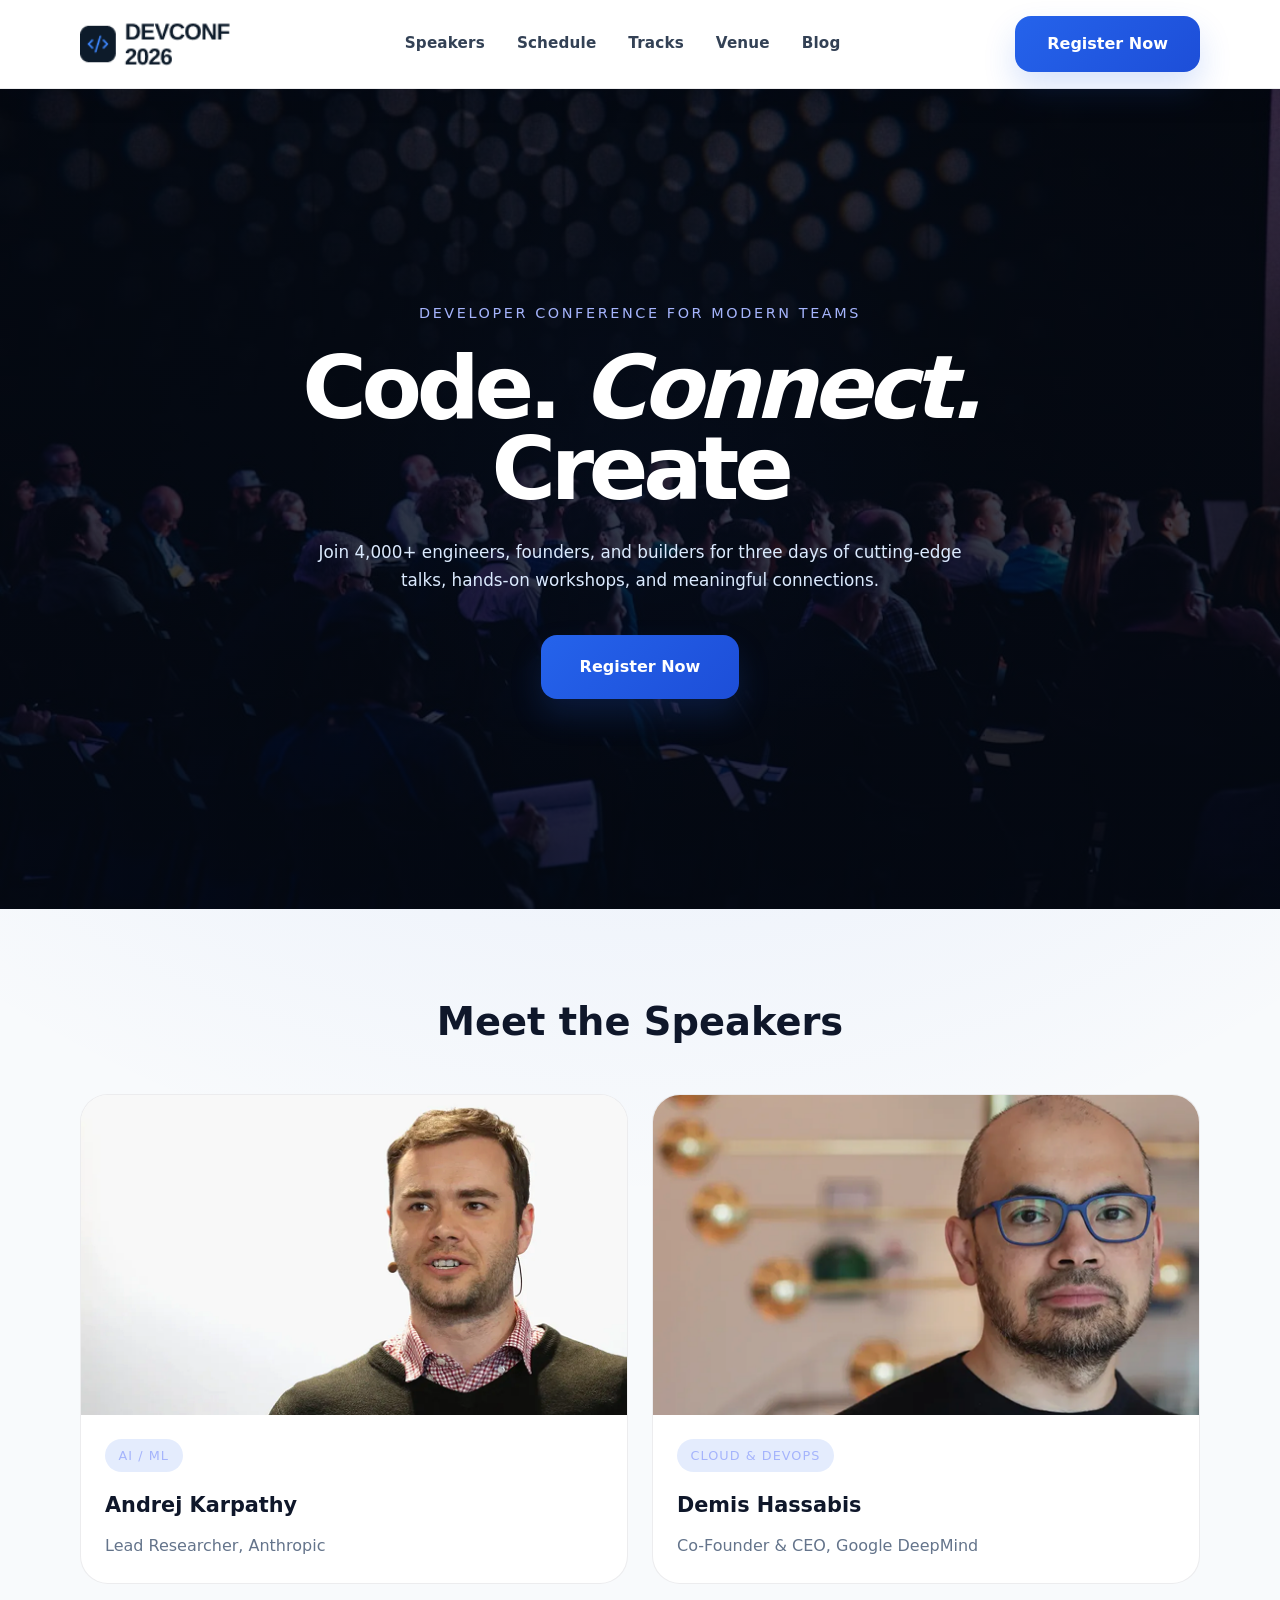
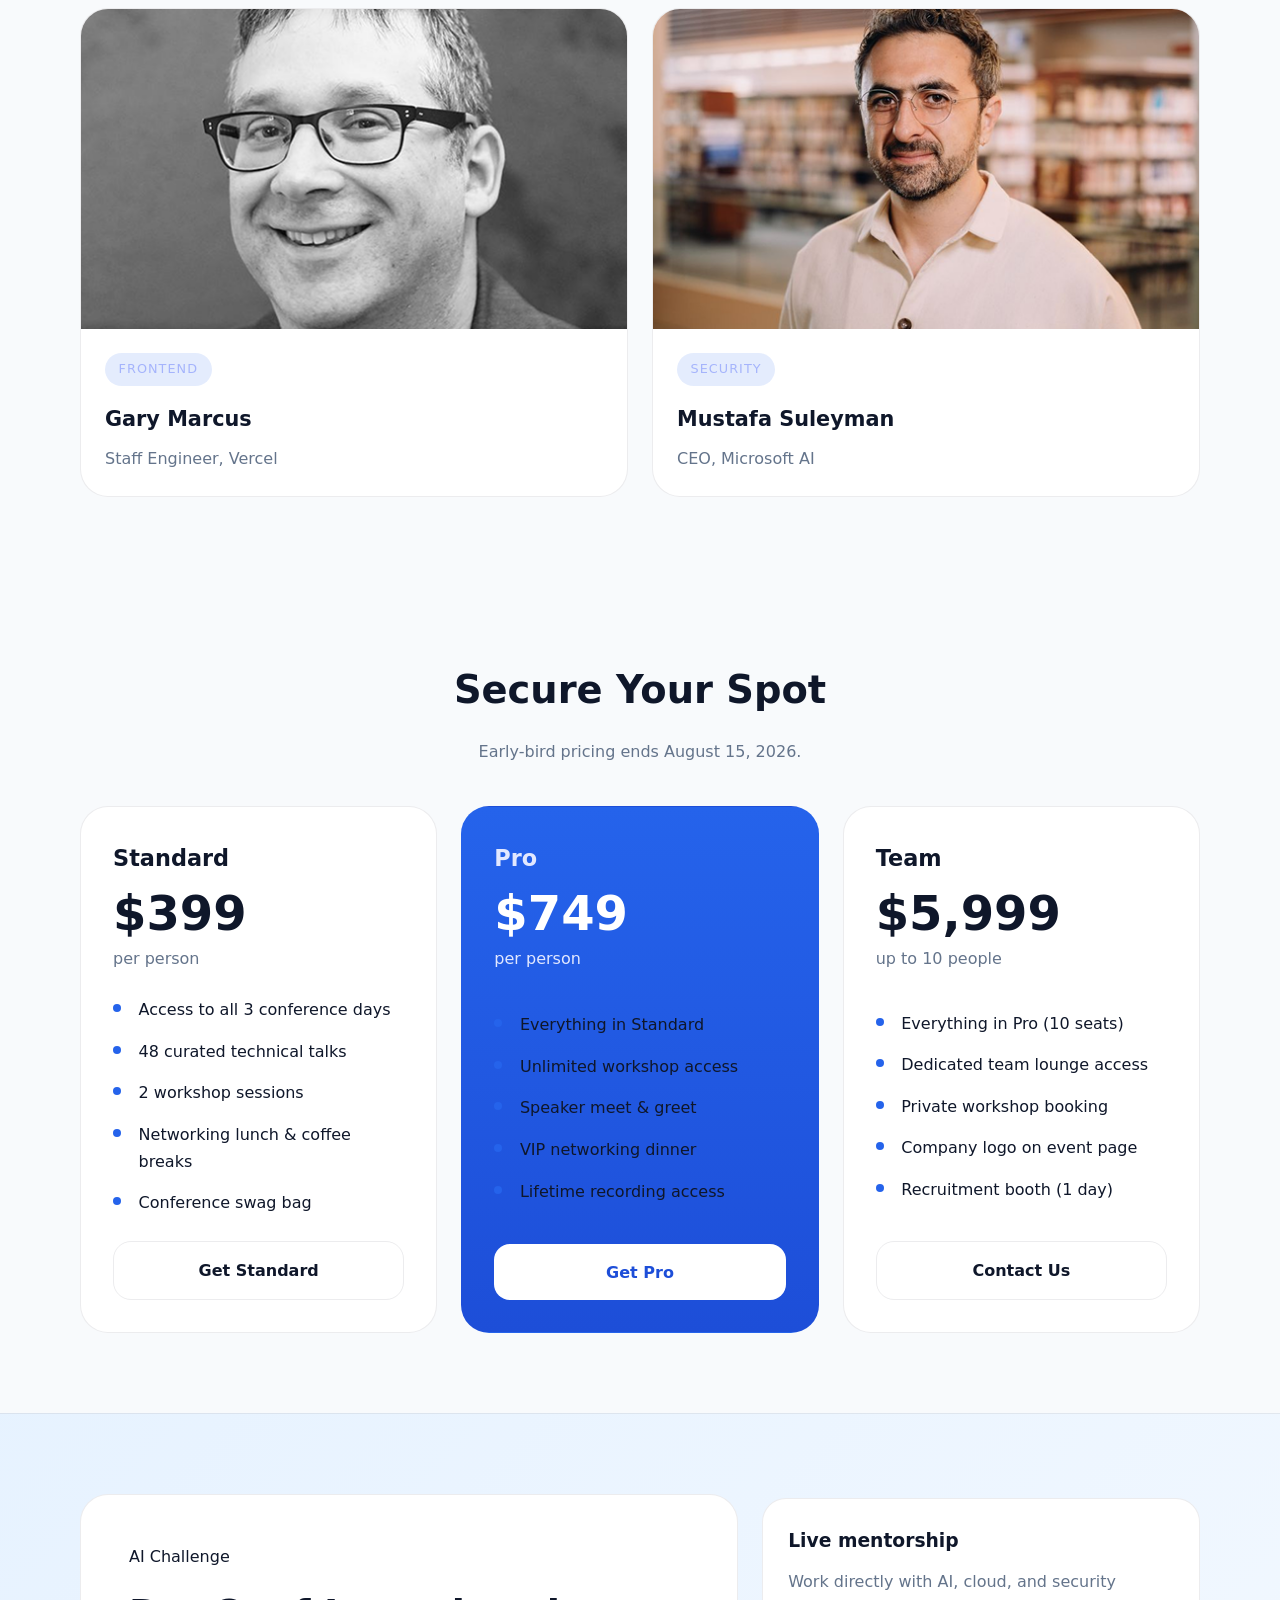
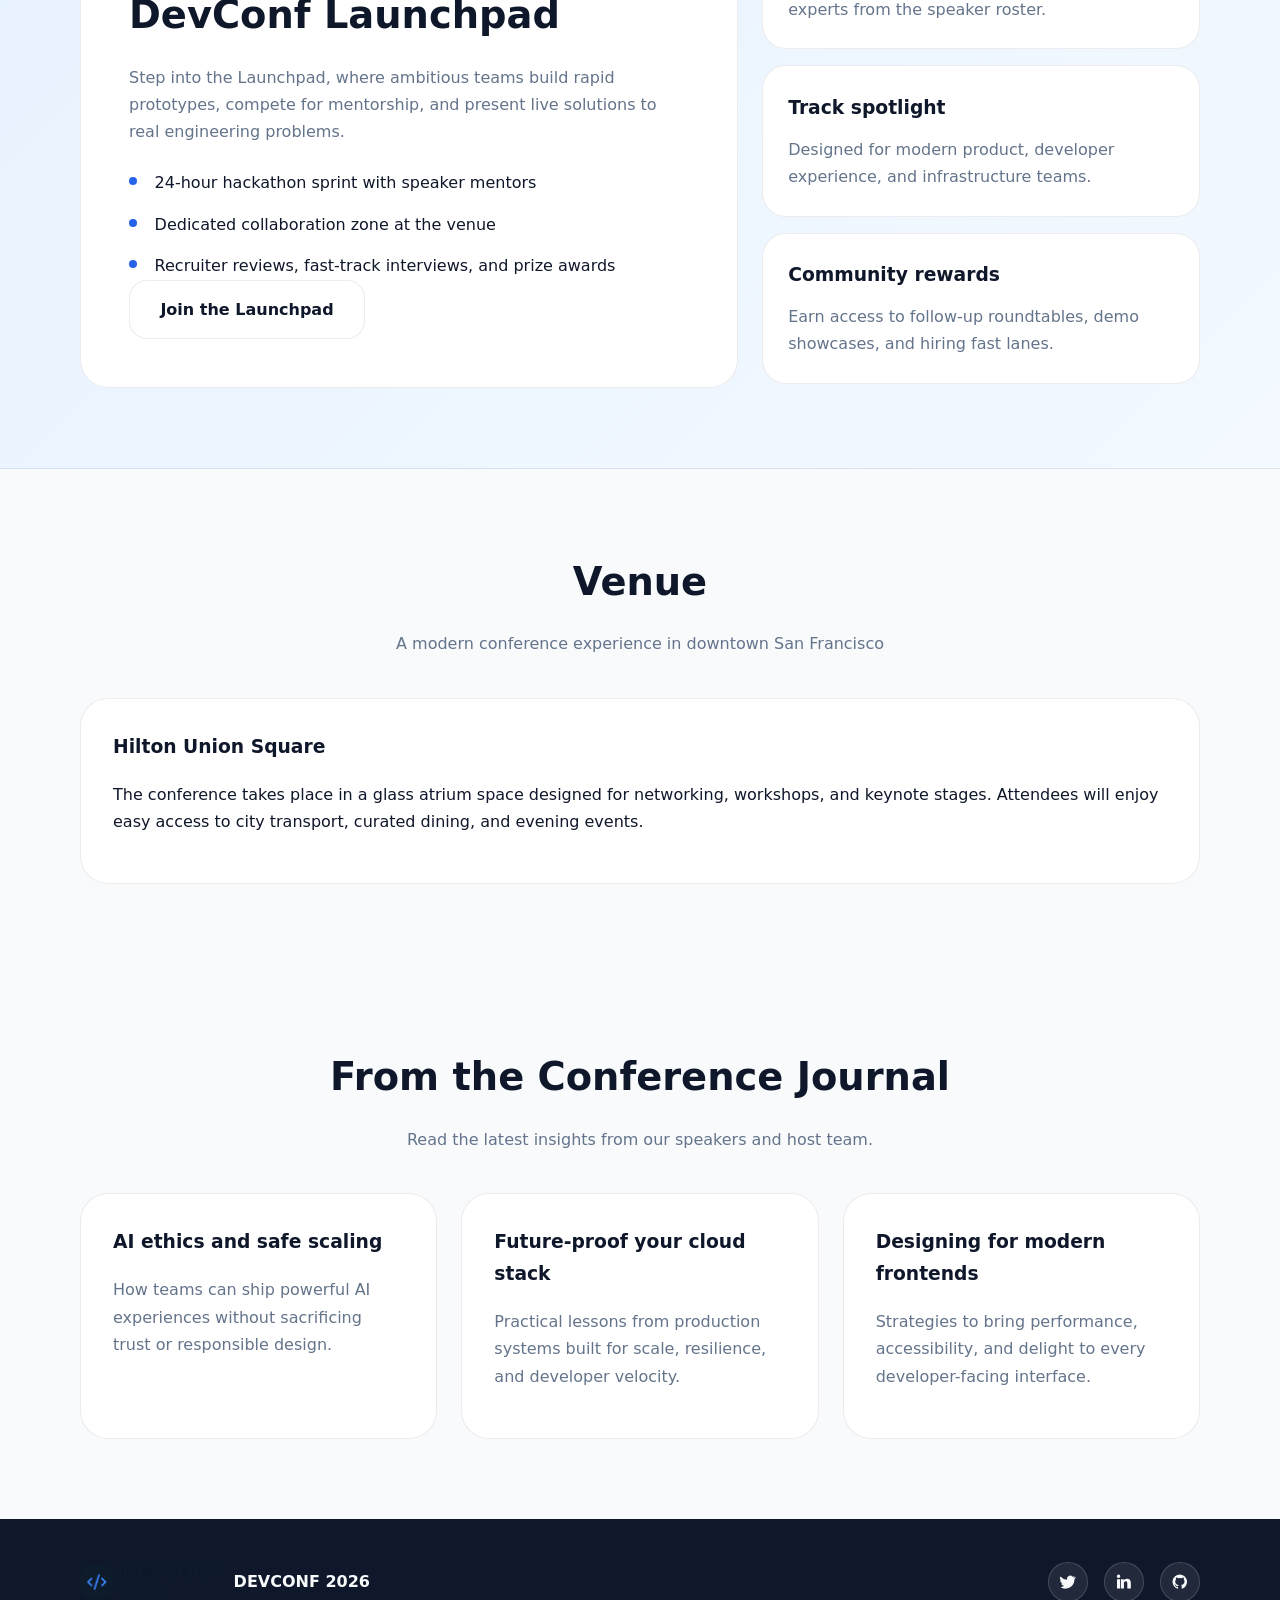
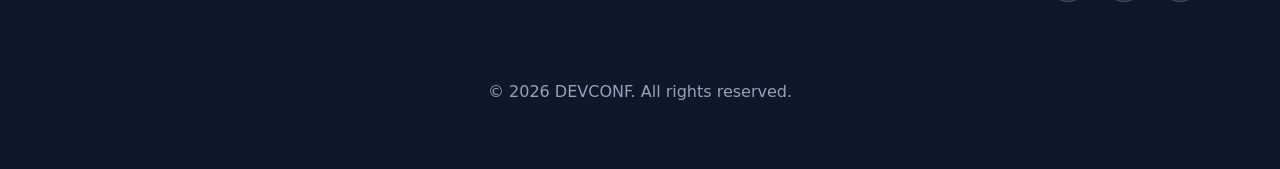
<file: index.html>
<!DOCTYPE html>
<html lang="en">
<head>
    <meta charset="UTF-8" />
    <meta name="viewport" content="width=device-width, initial-scale=1.0" />
    <title>DEVCONF 2026</title>
    <link rel="stylesheet" href="style/styles.css" />
</head>
<body>
    <header class="site-header">
        <div class="container header-grid">
            <div class="brand">
                <a href="#">
                    <img src="assets/logo.png" alt="DEVCONF 2026 logo" />
                    
                </a>
            </div>
            <nav class="main-nav" aria-label="Primary navigation">
                <a href="#speakers">Speakers</a>
                <a href="#schedule">Schedule</a>
                <a href="#tracks">Tracks</a>
                <a href="#venue">Venue</a>
                <a href="#blog">Blog</a>
            </nav>
            <a class="btn btn-primary nav-btn" href="#register">Register Now</a>
        </div>
    </header>

    <main>
        <section class="hero">
            <div class="hero-overlay"></div>
            <div class="container hero-content">
                <span class="eyebrow">Developer conference for modern teams</span>
                <h1>Code. <span class="italic">Connect.</span> Create</h1>
                <p>
                    Join 4,000+ engineers, founders, and builders for three days of cutting-edge talks, hands-on workshops,
                    and meaningful connections.
                </p>
                <a class="btn btn-primary btn-large" href="#register">Register Now</a>
            </div>
        </section>


        <section id="tracks" class="section speakers-section">
            <div class="container section-heading">
                <h2>Meet the Speakers</h2>
            </div>
            <div class="container speakers-grid">
                <article class="card speaker-card">
                    <img src="assets/andrej.png" alt="Speaker Andrej Karpathy" />
                    <div class="card-copy">
                        <span class="tag">AI / ML</span>
                        <h3>Andrej Karpathy</h3>
                        <p>Lead Researcher, Anthropic</p>
                    </div>
                </article>
                <article class="card speaker-card">
                    <img src="assets/demis.png" alt="Speaker Demis Hassabis" />
                    <div class="card-copy">
                        <span class="tag">Cloud & DevOps</span>
                        <h3>Demis Hassabis</h3>
                        <p>Co-Founder & CEO, Google DeepMind</p>
                    </div>
                </article>
                <article class="card speaker-card">
                    <img src="assets/gary.png" alt="Speaker Gary Marcus" />
                    <div class="card-copy">
                        <span class="tag">Frontend</span>
                        <h3>Gary Marcus</h3>
                        <p>Staff Engineer, Vercel</p>
                    </div>
                </article>
                <article class="card speaker-card">
                    <img src="assets/mustafa.png" alt="Speaker Mustafa Suleyman" />
                    <div class="card-copy">
                        <span class="tag">Security</span>
                        <h3>Mustafa Suleyman</h3>
                        <p>CEO, Microsoft AI</p>
                    </div>
                </article>
            </div>
        </section>

         <section id="register" class="section pricing-section">
            <div class="container section-heading">
                <h2>Secure Your Spot</h2>
                <p class="subtitle">Early-bird pricing ends August 15, 2026.</p>
            </div>
            <div class="container pricing-grid">
                <article class="card pricing-card">
                    <div class="pricing-head">
                        <h3>Standard</h3>
                        <p class="price">$399</p>
                        <span class="price-note">per person</span>
                    </div>
                    <ul>
                        <li>Access to all 3 conference days</li>
                        <li>48 curated technical talks</li>
                        <li>2 workshop sessions</li>
                        <li>Networking lunch & coffee breaks</li>
                        <li>Conference swag bag</li>
                    </ul>
                    <a class="btn btn-outline" href="#register">Get Standard</a>
                </article>
                <article class="card pricing-card featured-card">
                    <div class="pricing-head">
                        <h3>Pro</h3>
                        <p class="price">$749</p>
                        <span class="price-note">per person</span>
                    </div>
                    <ul>
                        <li>Everything in Standard</li>
                        <li>Unlimited workshop access</li>
                        <li>Speaker meet & greet</li>
                        <li>VIP networking dinner</li>
                        <li>Lifetime recording access</li>
                    </ul>
                    <a class="btn btn-primary" href="#register">Get Pro</a>
                </article>
                <article class="card pricing-card">
                    <div class="pricing-head">
                        <h3>Team</h3>
                        <p class="price">$5,999</p>
                        <span class="price-note">up to 10 people</span>
                    </div>
                    <ul>
                        <li>Everything in Pro (10 seats)</li>
                        <li>Dedicated team lounge access</li>
                        <li>Private workshop booking</li>
                        <li>Company logo on event page</li>
                        <li>Recruitment booth (1 day)</li>
                    </ul>
                    <a class="btn btn-outline" href="#register">Contact Us</a>
                </article>
            </div>
        </section>

          <section id="schedule" class="section launchpad-section">
            <div class="container launchpad-grid">
                <div class="launchpad-copy">
                    <span class="eyebrow">AI Challenge</span>
                    <h2>DevConf Launchpad</h2>
                    <p>
                        Step into the Launchpad, where ambitious teams build rapid prototypes, compete for mentorship, and
                        present live solutions to real engineering problems.
                    </p>
                    <ul class="launchpad-list">
                        <li>24-hour hackathon sprint with speaker mentors</li>
                        <li>Dedicated collaboration zone at the venue</li>
                        <li>Recruiter reviews, fast-track interviews, and prize awards</li>
                    </ul>
                    <a class="btn btn-secondary" href="#register">Join the Launchpad</a>
                </div>
                <div class="launchpad-highlights">
                    <div class="highlight-card">
                        <h3>Live mentorship</h3>
                        <p>Work directly with AI, cloud, and security experts from the speaker roster.</p>
                    </div>
                    <div class="highlight-card">
                        <h3>Track spotlight</h3>
                        <p>Designed for modern product, developer experience, and infrastructure teams.</p>
                    </div>
                    <div class="highlight-card">
                        <h3>Community rewards</h3>
                        <p>Earn access to follow-up roundtables, demo showcases, and hiring fast lanes.</p>
                    </div>
                </div>
            </div>
        </section>

        
        <section id="venue" class="section venue-section">
            <div class="container section-heading">
                <h2>Venue</h2>
                <p class="subtitle">A modern conference experience in downtown San Francisco</p>
            </div>
            <div class="container venue-card">
                <h3>Hilton Union Square</h3>
                <p>
                    The conference takes place in a glass atrium space designed for networking, workshops, and keynote stages.
                    Attendees will enjoy easy access to city transport, curated dining, and evening events.
                </p>
            </div>
        </section>

        <section id="blog" class="section blog-section">
            <div class="container section-heading">
                <h2>From the Conference Journal</h2>
                <p class="subtitle">Read the latest insights from our speakers and host team.</p>
            </div>
            <div class="container blog-grid">
                <article class="blog-card">
                    <h3>AI ethics and safe scaling</h3>
                    <p>How teams can ship powerful AI experiences without sacrificing trust or responsible design.</p>
                </article>
                <article class="blog-card">
                    <h3>Future-proof your cloud stack</h3>
                    <p>Practical lessons from production systems built for scale, resilience, and developer velocity.</p>
                </article>
                <article class="blog-card">
                    <h3>Designing for modern frontends</h3>
                    <p>Strategies to bring performance, accessibility, and delight to every developer-facing interface.</p>
                </article>
            </div>
        </section>

    </main>

    <footer class="site-footer">
        <div class="container footer-top">
            <div class="footer-brand">
                <a href="#">
                    <img src="assets/logo.png" alt="DEVCONF 2026 logo" />
                </a>
                <span>DEVCONF 2026</span>
            </div>
            <div class="social-links">
                <a href="#" aria-label="Twitter">
                    <svg viewBox="0 0 24 24" aria-hidden="true"><path d="M22 5.8c-.8.4-1.7.7-2.6.8a4.5 4.5 0 0 0 2-2.5 8.9 8.9 0 0 1-2.8 1.1 4.4 4.4 0 0 0-7.6 4 12.4 12.4 0 0 1-9-4.5 4.4 4.4 0 0 0 1.4 5.8 4.4 4.4 0 0 1-2-.6v.1a4.4 4.4 0 0 0 3.5 4.3 4.4 4.4 0 0 1-2 .1 4.4 4.4 0 0 0 4.2 3 8.8 8.8 0 0 1-5.4 1.9A8.9 8.9 0 0 1 2 19.4a12.4 12.4 0 0 0 6.7 2c8 0 12.4-6.6 12.4-12.4v-.6a8.9 8.9 0 0 0 2.1-2.2z"/></svg>
                </a>
                <a href="#" aria-label="LinkedIn">
                    <svg viewBox="0 0 24 24" aria-hidden="true"><path d="M6.9 21H2.7V8.5h4.2V21zM4.8 6.9a2.4 2.4 0 1 1 .1-4.8 2.4 2.4 0 0 1-.1 4.8zM21 21h-4.2v-6.1c0-1.5 0-3.5-2.1-3.5-2.2 0-2.5 1.6-2.5 3.4V21h-4.2V8.5h4v1.7h.1c.6-1.1 2-2.3 4.2-2.3 4.5 0 5.3 3 5.3 6.9V21z"/></svg>
                </a>
                <a href="#" aria-label="GitHub">
                    <svg viewBox="0 0 24 24" aria-hidden="true"><path d="M12 2a10 10 0 0 0-3.1 19.5c.5.1.7-.2.7-.5v-1.8c-2.8.6-3.4-1.4-3.4-1.4a2.7 2.7 0 0 0-1.1-1.4c-.9-.6.1-.6.1-.6a2.1 2.1 0 0 1 1.6 1.1 2.1 2.1 0 0 0 2.9.8 2.1 2.1 0 0 1 .6-1.3c-2.2-.3-4.5-1.1-4.5-5a3.9 3.9 0 0 1 1-2.7 3.6 3.6 0 0 1 .1-2.6s.8-.3 2.7 1a9.3 9.3 0 0 1 5 0c1.9-1.3 2.7-1 2.7-1a3.6 3.6 0 0 1 .1 2.6 3.9 3.9 0 0 1 1 2.7c0 3.9-2.3 4.7-4.5 5a2.4 2.4 0 0 1 .7 1.8v2.7c0 .3.2.6.7.5A10 10 0 0 0 12 2z"/></svg>
                </a>
            </div>
        </div>
        <hr />
        <div class="container footer-bottom">
            <p>© 2026 DEVCONF. All rights reserved.</p>
        </div>
    </footer>
    </body>
</html>
</file>
<file: style/styles.css>
:root {
    color-scheme: light;
    --bg: #f8fafc;
    --surface: #ffffff;
    --surface-soft: #f1f5f9;
    --surface-strong: #e2e8f0;
    --text: #0f172a;
    --muted: #64748b;
    --primary: #2563eb;
    --primary-strong: #1d4ed8;
    --accent: #7c3aed;
    --border: rgba(15, 23, 42, 0.08);
    --radius: 28px;
}

* {
    box-sizing: border-box;
}

html {
    scroll-behavior: smooth;
}

body {
    margin: 0;
    font-family: Inter, ui-sans-serif, system-ui, -apple-system, BlinkMacSystemFont, "Segoe UI", sans-serif;
    background: radial-gradient(circle at top, rgba(37, 99, 235, 0.15), transparent 24%), var(--bg);
    color: var(--text);
    line-height: 1.7;
}

img {
    max-width: 100%;
    display: block;
}

a {
    color: inherit;
    text-decoration: none;
}

button,
.btn {
    font: inherit;
    border: none;
    cursor: pointer;
}

.container {
    width: min(1120px, calc(100% - 2rem));
    margin: 0 auto;
}

.site-header {
    position: sticky;
    top: 0;
    z-index: 10;
    background: #ffffff;
    box-shadow: 0 12px 30px rgba(15, 23, 42, 0.06);
    border-bottom: 1px solid rgba(15, 23, 42, 0.08);
}

.header-grid {
    display: grid;
    grid-template-columns: auto minmax(400px, 1fr) auto;
    align-items: center;
    gap: 1rem;
    padding: 1rem 0;
}

.brand {
    display: flex;
    align-items: center;
}

.brand a {
    display: flex;
    align-items: center;
    gap: 0.9rem;
    color: inherit;
}

.brand img {
    width: 150px;
    
    object-fit: contain;
}

.brand-text {
    display: grid;
    line-height: 1.05;
}

.brand-name {
    font-size: 0.95rem;
    font-weight: 700;
    letter-spacing: 0.16em;
    text-transform: uppercase;
    color: #102a43;
}

.brand-year {
    font-size: 0.78rem;
    color: #64748b;
}

.main-nav {
    display: flex;
    justify-content: center;
    gap: 2rem;
    flex-wrap: wrap;
}

.main-nav a {
    color: #334155;
    font-size: 0.95rem;
    font-weight: 600;
    letter-spacing: 0.01em;
    transition: color 0.2s ease;
}

.main-nav a:hover {
    color: var(--primary);
}

.nav-btn {
    white-space: nowrap;
    justify-self: end;
}
.hero {
    position: relative;
    min-height: 820px;
    display: flex;
    align-items: center;
    justify-content: center;
    background: url("../assets/banner.jpg") center/cover no-repeat;
    overflow: hidden;
}

.hero-overlay {
    position: absolute;
    inset: 0;
    background: linear-gradient(180deg, rgba(2, 7, 18, 0.72), rgba(2, 7, 18, 0.82)),
        radial-gradient(circle at center, rgba(37, 99, 235, 0.14), transparent 42%);
    z-index: 0;
}

.hero-content {
    position: relative;
    z-index: 1;
    text-align: center;
    max-width: 760px;
    padding: 0 1rem;
}


.hero .eyebrow {
    display: inline-flex;
    margin-bottom: 1.4rem;
    color: #a5b4fc;
    font-size: 0.9rem;
    letter-spacing: 0.18em;
    text-transform: uppercase;
}

.hero h1 {
    margin: 0;
    font-size: clamp(3.5rem, 7vw, 5.5rem);
    line-height: 0.92;
    letter-spacing: -0.06em;
    color: #ffffff;
}

.hero .italic {
    font-style: italic;
}

.hero p {
    max-width: 680px;
    margin: 1.75rem auto 2.5rem;
    color: #dbeafe;
    font-size: 1.05rem;
}

.btn {
    display: inline-flex;
    align-items: center;
    justify-content: center;
    border-radius: 18px;
    padding: 0.95rem 1.9rem;
    font-weight: 600;
    transition: transform 0.2s ease, background-color 0.2s ease, color 0.2s ease, box-shadow 0.2s ease;
}

.btn:hover {
    transform: translateY(-1px);
}

.btn-primary {
    background: linear-gradient(135deg, #2563eb, #1d4ed8);
    color: #fff;
    border-radius: 16px;
    padding: 0.9rem 2rem;
    font-weight: 700;
    box-shadow: 0 16px 32px rgba(37, 99, 235, 0.18);
}

.btn-primary:hover {
    background: linear-gradient(135deg, #1d4ed8, #2563eb);
}

.btn-secondary {
    background: var(--surface);
    color: var(--text);
    border: 1px solid var(--border);
}

.btn-outline {
    background: transparent;
    color: var(--text);
    border: 1px solid var(--border);
}

.btn-large {
    padding: 1.15rem 2.4rem;
    font-size: 1rem;
}

.section {
    padding: 5rem 0;
}

.section-heading {
    text-align: center;
    margin-bottom: 2.5rem;
}

.section-heading h2 {
    margin: 0;
    font-size: clamp(2rem, 3vw, 3rem);
}

.section-heading .subtitle {
    margin: 1rem auto 0;
    max-width: 620px;
    color: var(--muted);
    font-size: 1rem;
}

.speakers-grid,
.pricing-grid,
.blog-grid,
.launchpad-grid {
    display: grid;
    gap: 1.5rem;
}

.speakers-grid {
    grid-template-columns: repeat(2, minmax(0, 1fr));
}

.speaker-card {
    background: var(--surface);
    border: 1px solid var(--border);
    border-radius: var(--radius);
    overflow: hidden;
    transition: transform 0.2s ease, border-color 0.2s ease;
}

.speaker-card:hover {
    transform: translateY(-4px);
    border-color: rgba(37, 99, 235, 0.25);
}

.speaker-card img {
    width: 100%;
    display: block;
    height: 320px;
    object-fit: cover;
}

.card-copy {
    padding: 1.5rem;
}

.tag {
    display: inline-flex;
    padding: 0.35rem 0.85rem;
    border-radius: 999px;
    background: rgba(37, 99, 235, 0.12);
    color: #a5b4fc;
    font-size: 0.8rem;
    text-transform: uppercase;
    letter-spacing: 0.08em;
    margin-bottom: 1rem;
}

.speaker-card h3 {
    margin: 0 0 0.5rem;
    font-size: 1.3rem;
}

.speaker-card p {
    margin: 0;
    color: var(--muted);
}
.pricing-grid {
    grid-template-columns: repeat(3, minmax(0, 1fr));
}

.pricing-card {
    display: flex;
    flex-direction: column;
    justify-content: space-between;
    gap: 1.5rem;
    padding: 2rem;
    border-radius: var(--radius);
    background: var(--surface);
    border: 1px solid var(--border);
}

.featured-card {
    background: linear-gradient(180deg, #2563eb, #1d4ed8);
    border-color: transparent;
    color: #ffffff;
}

.featured-card h3,
.featured-card .price-note,
.featured-card li,
.featured-card ul {
    color: #e2e8ff;
}

.featured-card .btn-primary {
    background: #ffffff;
    color: #1d4ed8;
    box-shadow: none;
}

.featured-card .btn-primary:hover {
    background: #f1f5ff;
}

.pricing-head h3 {
    margin: 0 0 0.75rem;
    font-size: 1.4rem;
}

.price {
    margin: 0;
    font-size: 3rem;
    font-weight: 700;
    line-height: 1;
}

.price-note {
    display: block;
    margin-top: 0.5rem;
    color: var(--muted);
}

.pricing-card ul,
.launchpad-list {
    margin: 0;
    padding: 0;
    list-style: none;
    display: grid;
    gap: 0.9rem;
}

.pricing-card li,
.launchpad-list li {
    position: relative;
    padding-left: 1.6rem;
    color: var(--text);
    line-height: 1.7;
}

.pricing-card li::before,
.launchpad-list li::before {
    content: "";
    position: absolute;
    left: 0;
    top: 0.5rem;
    width: 0.5rem;
    height: 0.5rem;
    border-radius: 50%;
    background: var(--primary);
}
.launchpad-section {
    background: linear-gradient(135deg, rgba(229, 241, 255, 0.9), rgba(243, 248, 255, 0.9));
    border-top: 1px solid rgba(15, 23, 42, 0.08);
    border-bottom: 1px solid rgba(15, 23, 42, 0.08);
}

.launchpad-grid {
    grid-template-columns: 1.2fr 0.8fr;
    align-items: center;
}

.launchpad-copy {
    padding: 3rem;
    background: var(--surface);
    border: 1px solid var(--border);
    border-radius: var(--radius);
}

.launchpad-copy h2 {
    margin: 0.75rem 0 1rem;
    font-size: clamp(2rem, 3vw, 2.8rem);
}

.launchpad-copy p {
    margin: 0 0 1.5rem;
    color: var(--muted);
    max-width: 54rem;
}

.launchpad-highlights {
    display: grid;
    gap: 1rem;
}

.highlight-card {
    padding: 1.6rem;
    border-radius: 24px;
    background: var(--surface);
    border: 1px solid var(--border);
}

.highlight-card h3 {
    margin: 0 0 0.75rem;
}

.highlight-card p {
    margin: 0;
    color: var(--muted);
}

.venue-card,
.blog-card {
    padding: 2rem;
    border-radius: var(--radius);
    background: var(--surface);
    border: 1px solid var(--border);
}

.venue-card h3,
.blog-card h3 {
    margin-top: 0;
}

.blog-grid {
    grid-template-columns: repeat(3, minmax(0, 1fr));
}

.blog-card p {
    color: var(--muted);
}
.site-footer {
    padding: 2.5rem 0 3rem;
    background: #0f172a;
    color: #e2e8f0;
}

.footer-top {
    display: flex;
    align-items: center;
    justify-content: space-between;
    gap: 1rem;
    flex-wrap: wrap;
    padding-bottom: 1.5rem;
}

.footer-brand {
    display: flex;
    align-items: center;
    gap: 0.85rem;
}

.footer-brand img {
    width: 140px;
    height: auto;
    display: block;
}

.footer-brand span {
    font-weight: 700;
    color: #f8fafc;
}

.social-links {
    display: flex;
    gap: 1rem;
}

.social-links a {
    display: inline-flex;
    width: 2.5rem;
    height: 2.5rem;
    align-items: center;
    justify-content: center;
    border-radius: 50%;
    background: rgba(255, 255, 255, 0.08);
    border: 1px solid rgba(255, 255, 255, 0.16);
    color: #f8fafc;
}

.social-links svg {
    width: 1.1rem;
    height: 1.1rem;
    fill: currentColor;
}

.footer-bottom {
    display: flex;
    justify-content: center;
    padding-top: 1rem;
    color: #94a3b8;
}

hr {
    border: none;
    border-top: 1px solid rgba(15, 23, 42, 0.08);
}
</file>
